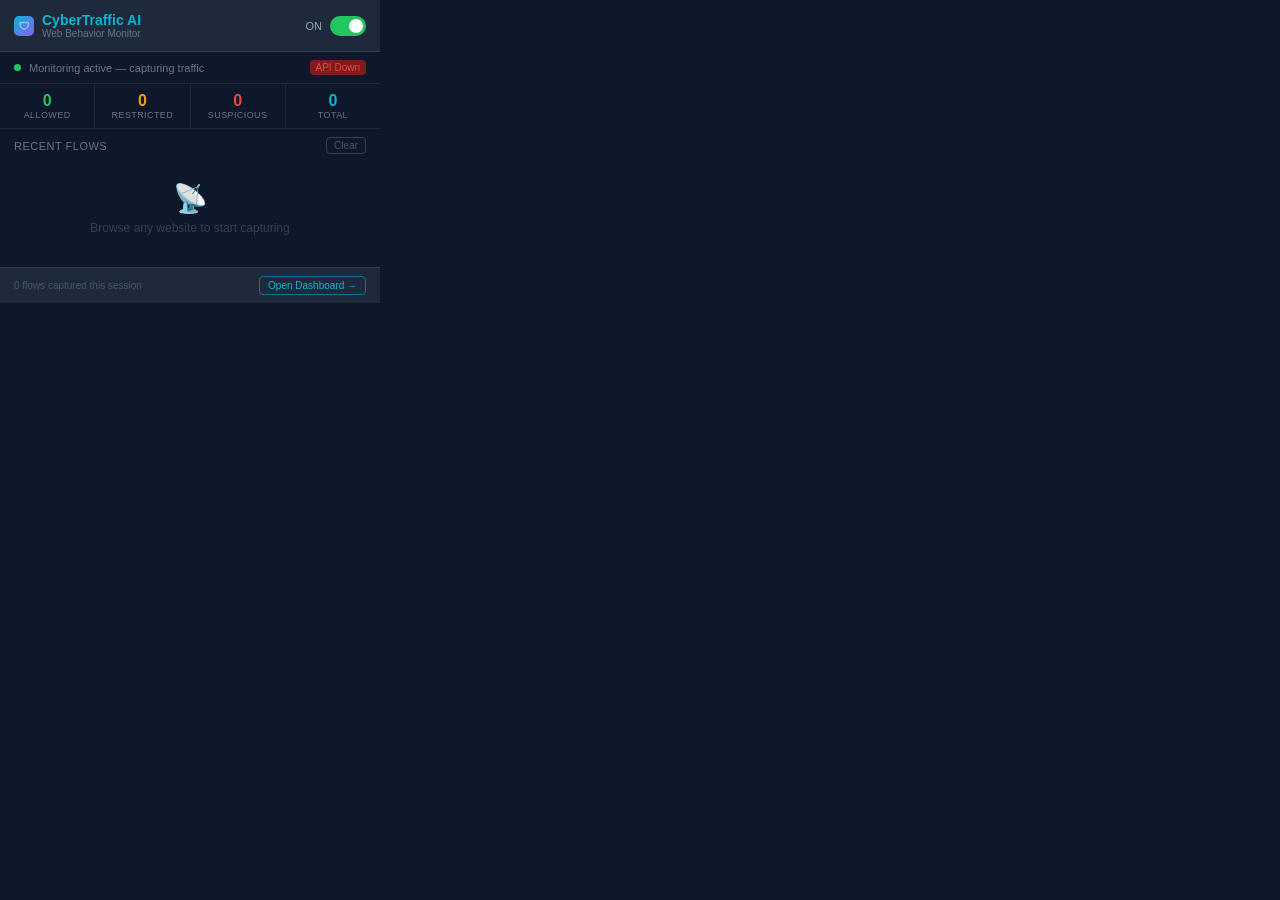
<file: browser_extension/popup.html>
<!DOCTYPE html>
<html lang="en">
<head>
<meta charset="UTF-8">
<meta name="viewport" content="width=device-width, initial-scale=1.0">
<title>CyberTraffic AI</title>
<style>
  * { box-sizing: border-box; margin: 0; padding: 0; }
  body { width: 380px; background: #0f172a; color: #f1f5f9; font-family: 'Segoe UI', sans-serif; font-size: 13px; }

  .header { background: #1e293b; border-bottom: 1px solid #334155; padding: 12px 14px; display: flex; align-items: center; justify-content: space-between; }
  .logo { display: flex; align-items: center; gap: 8px; }
  .logo-icon { width: 20px; height: 20px; background: linear-gradient(135deg,#06b6d4,#8b5cf6); border-radius: 5px; display: flex; align-items: center; justify-content: center; font-size: 11px; }
  .logo-text { font-weight: 700; font-size: 14px; color: #06b6d4; }
  .logo-sub { font-size: 10px; color: #64748b; }

  .toggle-row { display: flex; align-items: center; gap: 8px; }
  .toggle { position: relative; width: 36px; height: 20px; }
  .toggle input { opacity: 0; width: 0; height: 0; }
  .slider { position: absolute; inset: 0; background: #334155; border-radius: 20px; cursor: pointer; transition: .2s; }
  .slider:before { content: ''; position: absolute; width: 14px; height: 14px; left: 3px; top: 3px; background: #fff; border-radius: 50%; transition: .2s; }
  input:checked + .slider { background: #22c55e; }
  input:checked + .slider:before { transform: translateX(16px); }
  .toggle-label { font-size: 11px; color: #94a3b8; }

  .status-bar { background: #0f172a; padding: 8px 14px; border-bottom: 1px solid #1e293b; display: flex; align-items: center; gap: 8px; }
  .dot { width: 7px; height: 7px; border-radius: 50%; }
  .dot-green { background: #22c55e; animation: pulse 2s infinite; }
  .dot-gray  { background: #475569; }
  @keyframes pulse { 0%,100%{opacity:1}50%{opacity:.4} }
  .status-text { font-size: 11px; color: #64748b; }
  .api-status { margin-left: auto; font-size: 10px; padding: 2px 6px; border-radius: 4px; }
  .api-ok  { background: #166534; color: #22c55e; }
  .api-err { background: #7f1d1d; color: #ef4444; }

  .last-capture { padding: 10px 14px; background: #1e293b; border-bottom: 1px solid #334155; display: none; }
  .last-capture.visible { display: block; }
  .lc-header { font-size: 10px; color: #64748b; text-transform: uppercase; letter-spacing: .5px; margin-bottom: 6px; }
  .lc-domain { font-size: 13px; font-weight: 600; color: #06b6d4; margin-bottom: 4px; white-space: nowrap; overflow: hidden; text-overflow: ellipsis; }
  .lc-row { display: flex; align-items: center; gap: 6px; margin-top: 4px; }
  .badge { padding: 2px 7px; border-radius: 9999px; font-size: 10px; font-weight: 700; }
  .badge-Allowed    { background: #166534; color: #22c55e; }
  .badge-Restricted { background: #78350f; color: #f59e0b; }
  .badge-Suspicious { background: #7f1d1d; color: #ef4444; }
  .conf { font-size: 11px; color: #94a3b8; }
  .alert-row { margin-top: 5px; padding: 5px 8px; background: #7f1d1d33; border: 1px solid #ef444455; border-radius: 6px; font-size: 11px; color: #ef4444; display: none; }
  .alert-row.visible { display: block; }

  .list-header { display: flex; justify-content: space-between; align-items: center; padding: 8px 14px 4px; }
  .list-title { font-size: 11px; color: #64748b; text-transform: uppercase; letter-spacing: .5px; }
  .clear-btn { font-size: 10px; color: #475569; cursor: pointer; border: 1px solid #334155; background: none; padding: 2px 7px; border-radius: 4px; }
  .clear-btn:hover { color: #94a3b8; border-color: #64748b; }

  .flow-list { max-height: 220px; overflow-y: auto; padding: 0 14px 8px; }
  .flow-list::-webkit-scrollbar { width: 4px; }
  .flow-list::-webkit-scrollbar-track { background: #0f172a; }
  .flow-list::-webkit-scrollbar-thumb { background: #334155; border-radius: 2px; }

  .flow-item { display: flex; align-items: center; gap: 6px; padding: 6px 0; border-bottom: 1px solid #1e293b; }
  .flow-item:last-child { border-bottom: none; }
  .flow-domain { flex: 1; font-size: 11px; color: #94a3b8; white-space: nowrap; overflow: hidden; text-overflow: ellipsis; }
  .flow-conf { font-size: 10px; color: #475569; min-width: 28px; text-align: right; }
  .flow-time { font-size: 9px; color: #334155; min-width: 46px; text-align: right; }
  .risk-dot { width: 6px; height: 6px; border-radius: 50%; min-width: 6px; }

  .empty-state { text-align: center; padding: 24px 0; color: #334155; }
  .empty-icon { font-size: 28px; margin-bottom: 6px; }
  .empty-text { font-size: 12px; }

  .footer { background: #1e293b; border-top: 1px solid #334155; padding: 8px 14px; display: flex; justify-content: space-between; align-items: center; }
  .footer-count { font-size: 10px; color: #475569; }
  .open-dash { font-size: 10px; color: #06b6d4; cursor: pointer; text-decoration: none; border: 1px solid #0e7490; padding: 3px 8px; border-radius: 4px; }
  .open-dash:hover { background: #0e749022; }

  .stats-row { display: flex; gap: 0; border-bottom: 1px solid #1e293b; }
  .stat-box { flex: 1; padding: 8px 0; text-align: center; border-right: 1px solid #1e293b; }
  .stat-box:last-child { border-right: none; }
  .stat-val { font-size: 16px; font-weight: 700; }
  .stat-label { font-size: 9px; color: #64748b; text-transform: uppercase; letter-spacing: .4px; }
</style>
</head>
<body>

<!-- Header -->
<div class="header">
  <div class="logo">
    <div class="logo-icon">🛡</div>
    <div>
      <div class="logo-text">CyberTraffic AI</div>
      <div class="logo-sub">Web Behavior Monitor</div>
    </div>
  </div>
  <div class="toggle-row">
    <span class="toggle-label" id="toggleLabel">ON</span>
    <label class="toggle">
      <input type="checkbox" id="monitorToggle" checked>
      <span class="slider"></span>
    </label>
  </div>
</div>

<!-- API status bar -->
<div class="status-bar">
  <div class="dot dot-green" id="statusDot"></div>
  <span class="status-text" id="statusText">Monitoring active — capturing traffic</span>
  <span class="api-status api-ok" id="apiStatus">API OK</span>
</div>

<!-- Stats row -->
<div class="stats-row">
  <div class="stat-box"><div class="stat-val text-green" style="color:#22c55e" id="cnt-allowed">0</div><div class="stat-label">Allowed</div></div>
  <div class="stat-box"><div class="stat-val" style="color:#f59e0b" id="cnt-restricted">0</div><div class="stat-label">Restricted</div></div>
  <div class="stat-box"><div class="stat-val" style="color:#ef4444" id="cnt-suspicious">0</div><div class="stat-label">Suspicious</div></div>
  <div class="stat-box"><div class="stat-val" style="color:#06b6d4" id="cnt-total">0</div><div class="stat-label">Total</div></div>
</div>

<!-- Last captured flow -->
<div class="last-capture" id="lastCapture">
  <div class="lc-header">Last classified flow</div>
  <div class="lc-domain" id="lcDomain">—</div>
  <div class="lc-row">
    <span class="badge" id="lcBadge">—</span>
    <span class="conf" id="lcConf">—</span>
    <span class="conf" id="lcTime" style="margin-left:auto">—</span>
  </div>
  <div class="alert-row" id="lcAlert"></div>
</div>

<!-- Flow list -->
<div class="list-header">
  <span class="list-title">Recent Flows</span>
  <button class="clear-btn" id="clearBtn">Clear</button>
</div>
<div class="flow-list" id="flowList">
  <div class="empty-state">
    <div class="empty-icon">📡</div>
    <div class="empty-text">Browse any website to start capturing</div>
  </div>
</div>

<!-- Footer -->
<div class="footer">
  <span class="footer-count" id="footerCount">0 flows captured this session</span>
  <a class="open-dash" id="openDash" href="#">Open Dashboard →</a>
</div>

<script src="popup.js"></script>
</body>
</html>
</file>
